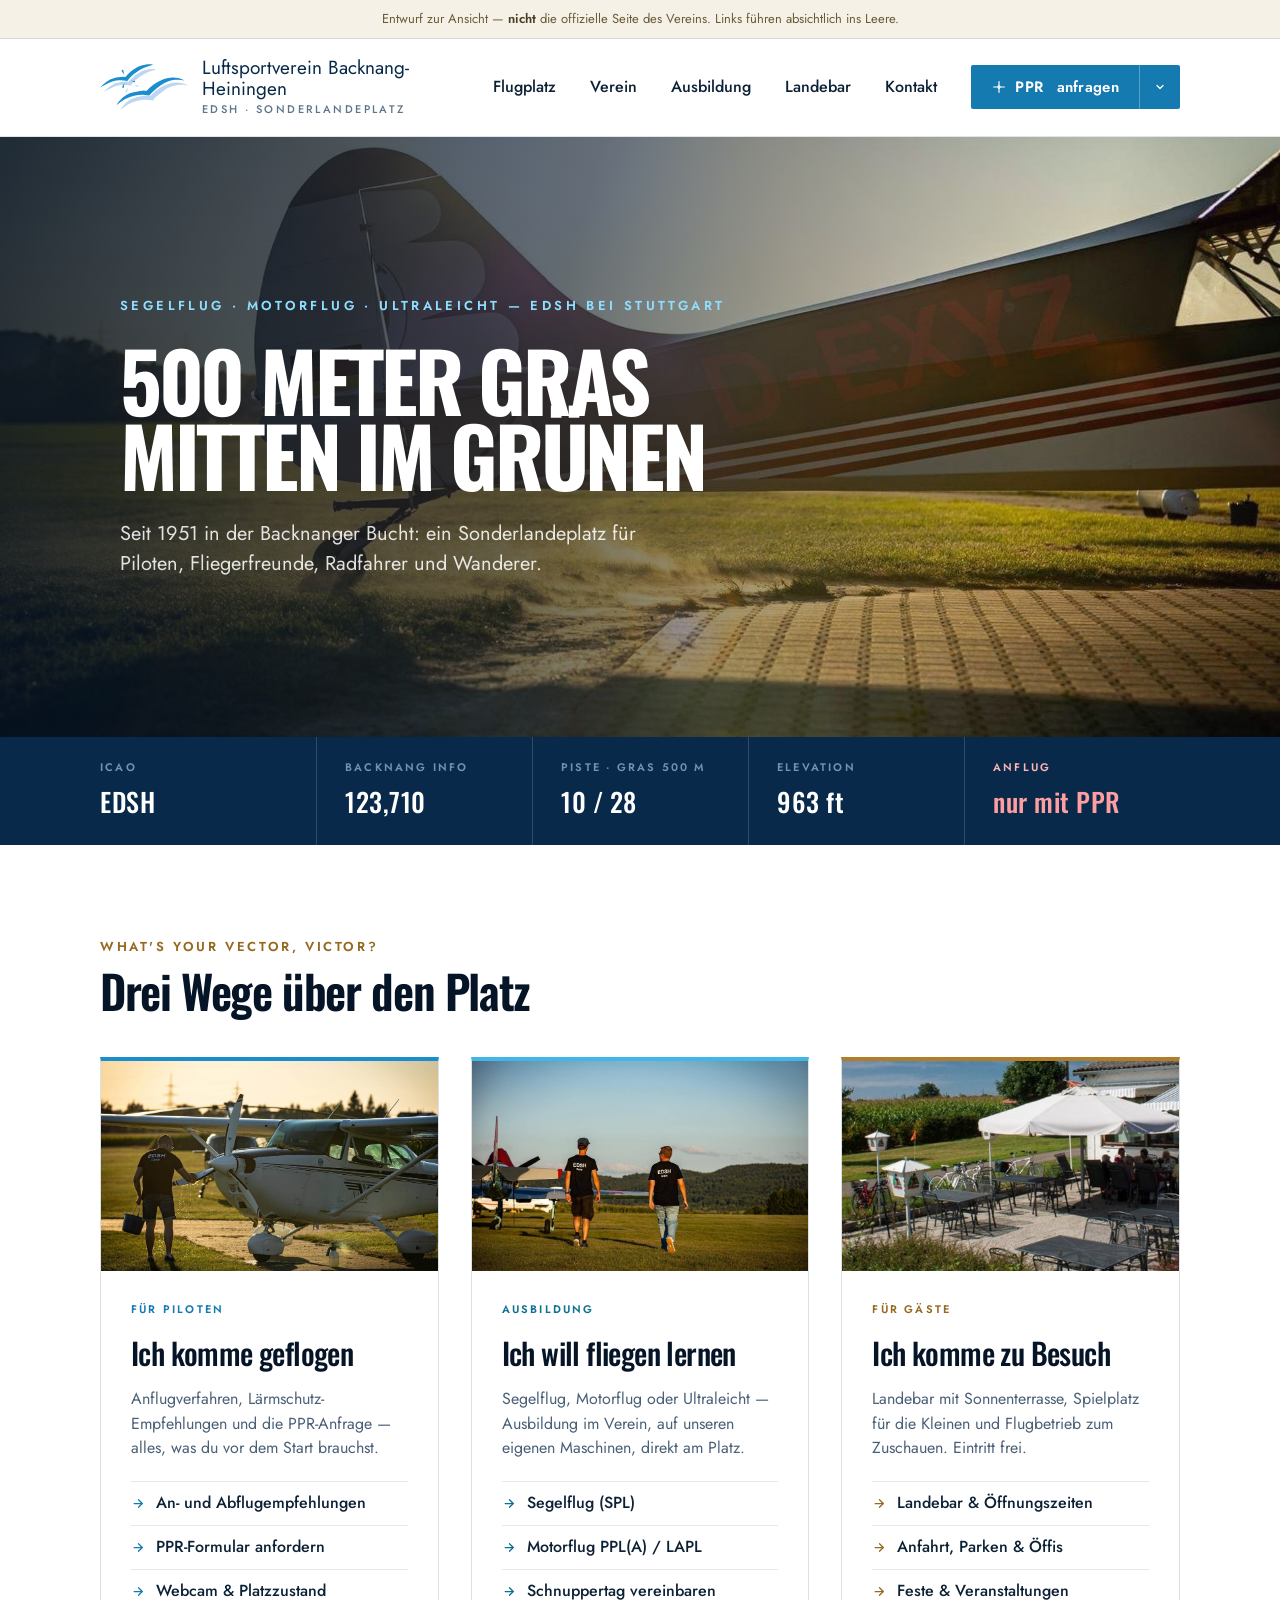
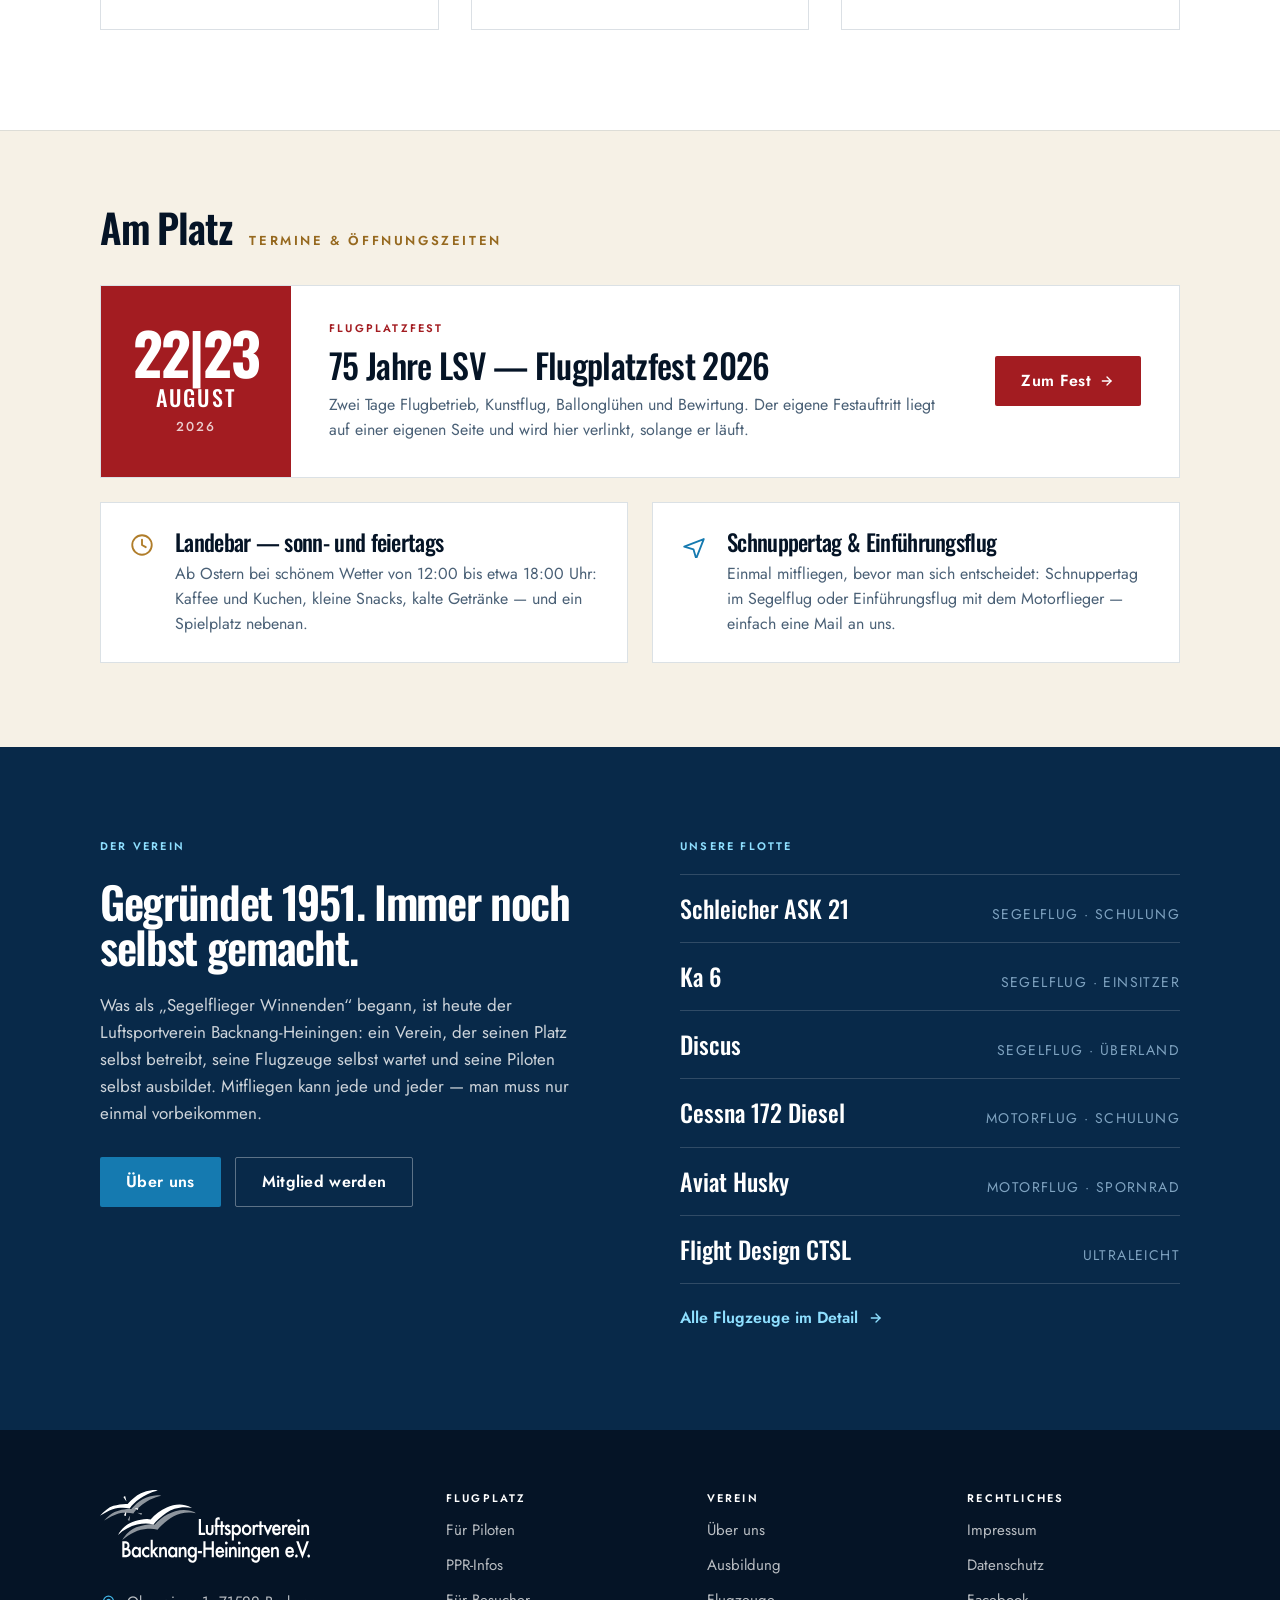
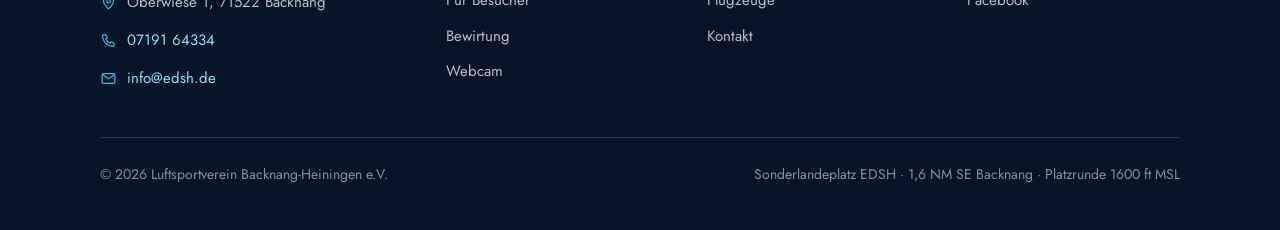
<file: index.html>
<!doctype html>
<html lang="de">
<head>
<meta charset="utf-8">
<meta name="viewport" content="width=device-width, initial-scale=1">
<meta name="robots" content="noindex, nofollow">
<title>Luftsportverein Backnang-Heiningen e.V. — Entwurf</title>
<meta name="description" content="Entwurf für den neuen Auftritt des Luftsportvereins Backnang-Heiningen. Sonderlandeplatz EDSH.">
<link rel="stylesheet" href="stil.css">
</head>
<body>

<a class="skip" href="#hauptinhalt">Zum Inhalt springen</a>

<div class="entwurfsband">
  Entwurf zur Ansicht — <strong>nicht</strong> die offizielle Seite des Vereins. Links führen absichtlich ins Leere.
</div>

<header class="kopf">
  <a class="marke" href="index.html">
    <img src="bilder/lsv-signet.svg" alt="" aria-hidden="true">
    <span class="marke-text">
      <span class="marke-name">Luftsportverein Backnang-Heiningen</span>
      <span class="marke-zusatz">EDSH · Sonderlandeplatz</span>
    </span>
  </a>

  <nav class="navi" aria-label="Hauptnavigation">
    <a href="anflug.html">Flugplatz</a>
    <a href="#">Verein</a>
    <a href="#">Ausbildung</a>
    <a href="#">Landebar</a>
    <a href="#">Kontakt</a>
    <div class="anfrage anfrage--split">
    <a class="knopf anfrage-haupt" href="#">
      <svg width="16" height="16" viewBox="0 0 24 24" fill="none" stroke="currentColor" stroke-width="1.8" stroke-linecap="round" stroke-linejoin="round" aria-hidden="true"><path d="M4 12h6"/><path d="M14 12h6"/><path d="M12 4v6"/><path d="M12 14v6"/><circle cx="12" cy="12" r="1.6"/></svg>
      PPR&nbsp;<span>anfragen</span>
    </a>
    <button class="knopf anfrage-schalter" type="button" aria-haspopup="true" aria-expanded="false" aria-controls="anfrage-menue-navi" aria-label="Weitere Anfrage-Optionen">
      <svg class="anfrage-pfeil" width="12" height="12" viewBox="0 0 24 24" fill="none" stroke="currentColor" stroke-width="2.4" stroke-linecap="round" stroke-linejoin="round" aria-hidden="true"><path d="M6 9l6 6 6-6"/></svg>
    </button>
    <div class="anfrage-menue" id="anfrage-menue-navi" role="menu" hidden>
      <a role="menuitem" href="#"><svg width="16" height="16" viewBox="0 0 24 24" fill="none" stroke="currentColor" stroke-width="1.8" stroke-linecap="round" stroke-linejoin="round" aria-hidden="true"><circle cx="5" cy="5" r="2"/><circle cx="19" cy="5" r="2"/><circle cx="5" cy="19" r="2"/><circle cx="19" cy="19" r="2"/><path d="M6.4 6.4L9.5 9.5M17.6 6.4L14.5 9.5M6.4 17.6L9.5 14.5M17.6 17.6L14.5 14.5"/><rect x="9" y="9" width="6" height="6" rx="1"/></svg>Zustimmung Drohnenflug</a>
    </div>
  </div>
  </nav>

  <div class="kopf-rechts">
    <div class="anfrage anfrage--split">
    <a class="knopf anfrage-haupt" href="#">
      <svg width="16" height="16" viewBox="0 0 24 24" fill="none" stroke="currentColor" stroke-width="1.8" stroke-linecap="round" stroke-linejoin="round" aria-hidden="true"><path d="M4 12h6"/><path d="M14 12h6"/><path d="M12 4v6"/><path d="M12 14v6"/><circle cx="12" cy="12" r="1.6"/></svg>
      PPR&nbsp;<span>anfragen</span>
    </a>
    <button class="knopf anfrage-schalter" type="button" aria-haspopup="true" aria-expanded="false" aria-controls="anfrage-menue-mobil" aria-label="Weitere Anfrage-Optionen">
      <svg class="anfrage-pfeil" width="12" height="12" viewBox="0 0 24 24" fill="none" stroke="currentColor" stroke-width="2.4" stroke-linecap="round" stroke-linejoin="round" aria-hidden="true"><path d="M6 9l6 6 6-6"/></svg>
    </button>
    <div class="anfrage-menue" id="anfrage-menue-mobil" role="menu" hidden>
      <a role="menuitem" href="#"><svg width="16" height="16" viewBox="0 0 24 24" fill="none" stroke="currentColor" stroke-width="1.8" stroke-linecap="round" stroke-linejoin="round" aria-hidden="true"><circle cx="5" cy="5" r="2"/><circle cx="19" cy="5" r="2"/><circle cx="5" cy="19" r="2"/><circle cx="19" cy="19" r="2"/><path d="M6.4 6.4L9.5 9.5M17.6 6.4L14.5 9.5M6.4 17.6L9.5 14.5M17.6 17.6L14.5 14.5"/><rect x="9" y="9" width="6" height="6" rx="1"/></svg>Zustimmung Drohnenflug</a>
    </div>
  </div>
    <button class="menue-schalter" type="button" aria-expanded="false" aria-controls="klappmenue" aria-label="Menü öffnen">
      <svg width="24" height="24" viewBox="0 0 24 24" fill="none" stroke="currentColor" stroke-width="1.9" stroke-linecap="round" aria-hidden="true"><path d="M4 7h16"/><path d="M4 12h16"/><path d="M4 17h16"/></svg>
    </button>
  </div>
</header>

<nav class="klappmenue" id="klappmenue" hidden aria-label="Menü">
  <a href="anflug.html"><b>Flugplatz</b><span>Anflug · PPR · Webcam · Bewirtung</span></a>
  <a href="#"><b>Verein</b><span>Über uns · Flugzeuge</span></a>
  <a href="#"><b>Ausbildung</b><span>Segelflug · Motorflug · UL</span></a>
  <a href="#"><b>Landebar</b><span>Öffnungszeiten · Anfahrt</span></a>
  <a href="#"><b>Kontakt</b></a>
</nav>

<main id="hauptinhalt">

  <section class="hero">
    <img src="bilder/hero.jpg" alt="Blick über die Graspiste in Backnang-Heiningen im Abendlicht">
    <div class="hero-schleier"></div>
    <div class="hero-inhalt">
      <span class="hero-kleinzeile">Segelflug · Motorflug · Ultraleicht — EDSH bei Stuttgart</span>
      <h1>500 METER GRAS<br>MITTEN IM GRÜNEN</h1>
      <p>Seit 1951 in der Backnanger Bucht: ein Sonderlandeplatz für Piloten, Fliegerfreunde, Radfahrer und Wanderer.</p>
    </div>
  </section>

  <section class="platzdaten" aria-label="Platzdaten">
    <div class="platzdaten-gitter">
      <div class="platzdaten-feld"><span class="kleinzeile">ICAO</span><span class="platzdaten-wert">EDSH</span></div>
      <div class="platzdaten-feld"><span class="kleinzeile">Backnang Info</span><span class="platzdaten-wert">123,710</span></div>
      <div class="platzdaten-feld"><span class="kleinzeile">Piste · Gras 500 m</span><span class="platzdaten-wert">10 / 28</span></div>
      <div class="platzdaten-feld"><span class="kleinzeile">Elevation</span><span class="platzdaten-wert">963 ft</span></div>
      <div class="platzdaten-feld platzdaten-feld--warnung"><span class="kleinzeile">Anflug</span><span class="platzdaten-wert">nur mit PPR</span></div>
    </div>
  </section>

  <section class="tueren">
    <div class="bahn">
      <div class="tueren-kopf">
        <span class="vorzeile">What&#39;s your vector, Victor?</span>
        <h2>Drei Wege über den Platz</h2>
      </div>

      <div class="tueren-gitter">

        <article class="tuer">
          <img src="bilder/tuer-piloten.jpg" alt="Cessna auf der Graspiste vor dem Start">
          <div class="tuer-text">
            <span class="kleinzeile">Für Piloten</span>
            <h3>Ich komme geflogen</h3>
            <p>Anflugverfahren, Lärmschutz-Empfehlungen und die PPR-Anfrage — alles, was du vor dem Start brauchst.</p>
          </div>
          <div class="tuer-liste">
            <a href="anflug.html"><svg width="15" height="15" viewBox="0 0 24 24" fill="none" stroke="#157AB0" stroke-width="2" stroke-linecap="round" stroke-linejoin="round" aria-hidden="true"><path d="M5 12h13"/><path d="M12 6l6 6-6 6"/></svg>An- und Abflugempfehlungen</a>
            <a href="#"><svg width="15" height="15" viewBox="0 0 24 24" fill="none" stroke="#157AB0" stroke-width="2" stroke-linecap="round" stroke-linejoin="round" aria-hidden="true"><path d="M5 12h13"/><path d="M12 6l6 6-6 6"/></svg>PPR-Formular anfordern</a>
            <a href="#"><svg width="15" height="15" viewBox="0 0 24 24" fill="none" stroke="#157AB0" stroke-width="2" stroke-linecap="round" stroke-linejoin="round" aria-hidden="true"><path d="M5 12h13"/><path d="M12 6l6 6-6 6"/></svg>Webcam &amp; Platzzustand</a>
          </div>
        </article>

        <article class="tuer tuer--ausbildung">
          <img src="bilder/tuer-ausbildung.jpg" alt="Zwei Vereinsmitglieder auf dem Weg zu den Flugzeugen">
          <div class="tuer-text">
            <span class="kleinzeile">Ausbildung</span>
            <h3>Ich will fliegen lernen</h3>
            <p>Segelflug, Motorflug oder Ultraleicht — Ausbildung im Verein, auf unseren eigenen Maschinen, direkt am Platz.</p>
          </div>
          <div class="tuer-liste">
            <a href="#"><svg width="15" height="15" viewBox="0 0 24 24" fill="none" stroke="#10708F" stroke-width="2" stroke-linecap="round" stroke-linejoin="round" aria-hidden="true"><path d="M5 12h13"/><path d="M12 6l6 6-6 6"/></svg>Segelflug (SPL)</a>
            <a href="#"><svg width="15" height="15" viewBox="0 0 24 24" fill="none" stroke="#10708F" stroke-width="2" stroke-linecap="round" stroke-linejoin="round" aria-hidden="true"><path d="M5 12h13"/><path d="M12 6l6 6-6 6"/></svg>Motorflug PPL(A) / LAPL</a>
            <a href="#"><svg width="15" height="15" viewBox="0 0 24 24" fill="none" stroke="#10708F" stroke-width="2" stroke-linecap="round" stroke-linejoin="round" aria-hidden="true"><path d="M5 12h13"/><path d="M12 6l6 6-6 6"/></svg>Schnuppertag vereinbaren</a>
          </div>
        </article>

        <article class="tuer tuer--gaeste">
          <img src="bilder/tuer-landebar.jpg" alt="Sonnenterrasse der Landebar mit Blick auf den Flugplatz">
          <div class="tuer-text">
            <span class="kleinzeile">Für Gäste</span>
            <h3>Ich komme zu Besuch</h3>
            <p>Landebar mit Sonnenterrasse, Spielplatz für die Kleinen und Flugbetrieb zum Zuschauen. Eintritt frei.</p>
          </div>
          <div class="tuer-liste">
            <a href="#"><svg width="15" height="15" viewBox="0 0 24 24" fill="none" stroke="#96691f" stroke-width="2" stroke-linecap="round" stroke-linejoin="round" aria-hidden="true"><path d="M5 12h13"/><path d="M12 6l6 6-6 6"/></svg>Landebar &amp; Öffnungszeiten</a>
            <a href="#"><svg width="15" height="15" viewBox="0 0 24 24" fill="none" stroke="#96691f" stroke-width="2" stroke-linecap="round" stroke-linejoin="round" aria-hidden="true"><path d="M5 12h13"/><path d="M12 6l6 6-6 6"/></svg>Anfahrt, Parken &amp; Öffis</a>
            <a href="#"><svg width="15" height="15" viewBox="0 0 24 24" fill="none" stroke="#96691f" stroke-width="2" stroke-linecap="round" stroke-linejoin="round" aria-hidden="true"><path d="M5 12h13"/><path d="M12 6l6 6-6 6"/></svg>Feste &amp; Veranstaltungen</a>
          </div>
        </article>

      </div>
    </div>
  </section>

  <section class="amplatz">
    <div class="bahn">
      <div class="amplatz-kopf">
        <h2>Am Platz</h2>
        <span class="kleinzeile">Termine &amp; Öffnungszeiten</span>
      </div>

      <article class="termin">
        <div class="termin-datum">
          <span class="termin-tag">22|23</span>
          <span class="termin-monat">August</span>
          <span class="termin-jahr">2026</span>
        </div>
        <div class="termin-text">
          <div>
            <span class="kleinzeile">Flugplatzfest</span>
            <h3>75 Jahre LSV — Flugplatzfest 2026</h3>
            <p>Zwei Tage Flugbetrieb, Kunstflug, Ballonglühen und Bewirtung. Der eigene Festauftritt liegt auf einer eigenen Seite und wird hier verlinkt, solange er läuft.</p>
          </div>
          <a class="knopf knopf--rot" href="#">Zum Fest
            <svg width="16" height="16" viewBox="0 0 24 24" fill="none" stroke="currentColor" stroke-width="2" stroke-linecap="round" stroke-linejoin="round" aria-hidden="true"><path d="M5 12h13"/><path d="M12 6l6 6-6 6"/></svg>
          </a>
        </div>
      </article>

      <div class="angebote">
        <article class="angebot">
          <svg width="26" height="26" viewBox="0 0 24 24" fill="none" stroke="#b07d2a" stroke-width="1.7" stroke-linecap="round" stroke-linejoin="round" aria-hidden="true"><circle cx="12" cy="12" r="9"/><path d="M12 7v5l3.5 2"/></svg>
          <div>
            <h4>Landebar — sonn- und feiertags</h4>
            <p>Ab Ostern bei schönem Wetter von 12:00 bis etwa 18:00 Uhr: Kaffee und Kuchen, kleine Snacks, kalte Getränke — und ein Spielplatz nebenan.</p>
          </div>
        </article>
        <article class="angebot">
          <svg width="26" height="26" viewBox="0 0 24 24" fill="none" stroke="#157AB0" stroke-width="1.7" stroke-linecap="round" stroke-linejoin="round" aria-hidden="true"><path d="M3 13.5l18-7-7 18-2.5-8.5z"/></svg>
          <div>
            <h4>Schnuppertag &amp; Einführungsflug</h4>
            <p>Einmal mitfliegen, bevor man sich entscheidet: Schnuppertag im Segelflug oder Einführungsflug mit dem Motorflieger — einfach eine Mail an uns.</p>
          </div>
        </article>
      </div>
    </div>
  </section>

  <section class="verein">
    <div class="bahn verein-gitter">
      <div>
        <span class="kleinzeile">Der Verein</span>
        <h2>Gegründet 1951. Immer noch selbst gemacht.</h2>
        <p>Was als „Segelflieger Winnenden“ begann, ist heute der Luftsportverein Backnang-Heiningen: ein Verein, der seinen Platz selbst betreibt, seine Flugzeuge selbst wartet und seine Piloten selbst ausbildet. Mitfliegen kann jede und jeder — man muss nur einmal vorbeikommen.</p>
        <div class="verein-knoepfe">
          <a class="knopf" href="#">Über uns</a>
          <a class="knopf knopf--linie" href="#">Mitglied werden</a>
        </div>
      </div>
      <div>
        <span class="kleinzeile">Unsere Flotte</span>
        <div class="flotte">
          <div class="flotte-zeile"><span class="flotte-name">Schleicher ASK 21</span><span class="flotte-art">Segelflug · Schulung</span></div>
          <div class="flotte-zeile"><span class="flotte-name">Ka 6</span><span class="flotte-art">Segelflug · Einsitzer</span></div>
          <div class="flotte-zeile"><span class="flotte-name">Discus</span><span class="flotte-art">Segelflug · Überland</span></div>
          <div class="flotte-zeile"><span class="flotte-name">Cessna 172 Diesel</span><span class="flotte-art">Motorflug · Schulung</span></div>
          <div class="flotte-zeile"><span class="flotte-name">Aviat Husky</span><span class="flotte-art">Motorflug · Spornrad</span></div>
          <div class="flotte-zeile"><span class="flotte-name">Flight Design CTSL</span><span class="flotte-art">Ultraleicht</span></div>
        </div>
        <a class="flotte-mehr" href="#">Alle Flugzeuge im Detail
          <svg width="16" height="16" viewBox="0 0 24 24" fill="none" stroke="currentColor" stroke-width="2" stroke-linecap="round" stroke-linejoin="round" aria-hidden="true"><path d="M5 12h13"/><path d="M12 6l6 6-6 6"/></svg>
        </a>
      </div>
    </div>
  </section>

</main>

<footer class="fuss">
  <div class="bahn">
    <div class="fuss-gitter">
      <div class="fuss-spalte">
        <img class="fuss-logo" src="bilder/lsv-logo-weiss.svg" alt="Luftsportverein Backnang-Heiningen e.V.">
        <div class="fuss-kontakt">
          <span><svg width="17" height="17" viewBox="0 0 24 24" fill="none" stroke="#42b6e7" stroke-width="1.7" stroke-linecap="round" stroke-linejoin="round" aria-hidden="true"><path d="M12 21s7-6.2 7-11a7 7 0 10-14 0c0 4.8 7 11 7 11z"/><circle cx="12" cy="10" r="2.5"/></svg>Oberwiese 1, 71522 Backnang</span>
          <a href="tel:+49719164334"><svg width="17" height="17" viewBox="0 0 24 24" fill="none" stroke="#42b6e7" stroke-width="1.7" stroke-linecap="round" stroke-linejoin="round" aria-hidden="true"><path d="M5 4h3.5l1.8 4.4-2.2 1.4a12 12 0 006.1 6.1l1.4-2.2L20 15.5V19a1.5 1.5 0 01-1.7 1.5A16 16 0 013.5 5.7 1.5 1.5 0 015 4z"/></svg>07191 64334</a>
          <a href="mailto:info@edsh.de"><svg width="17" height="17" viewBox="0 0 24 24" fill="none" stroke="#42b6e7" stroke-width="1.7" stroke-linecap="round" stroke-linejoin="round" aria-hidden="true"><rect x="3" y="5" width="18" height="14" rx="2"/><path d="M3.5 6.5l8.5 6 8.5-6"/></svg>info@edsh.de</a>
        </div>
      </div>

      <div class="fuss-spalte">
        <span class="kleinzeile">Flugplatz</span>
        <a href="anflug.html">Für Piloten</a>
        <a href="#">PPR-Infos</a>
        <a href="#">Für Besucher</a>
        <a href="#">Bewirtung</a>
        <a href="#">Webcam</a>
      </div>

      <div class="fuss-spalte">
        <span class="kleinzeile">Verein</span>
        <a href="#">Über uns</a>
        <a href="#">Ausbildung</a>
        <a href="#">Flugzeuge</a>
        <a href="#">Kontakt</a>
      </div>

      <div class="fuss-spalte">
        <span class="kleinzeile">Rechtliches</span>
        <a href="#">Impressum</a>
        <a href="#">Datenschutz</a>
        <a href="#">Facebook</a>
      </div>
    </div>

    <div class="fuss-schluss">
      <span>© 2026 Luftsportverein Backnang-Heiningen e.V.</span>
      <span>Sonderlandeplatz EDSH · 1,6 NM SE Backnang · Platzrunde 1600 ft MSL</span>
    </div>
  </div>
</footer>

<script src="menue.js"></script>
</body>
</html>
</file>
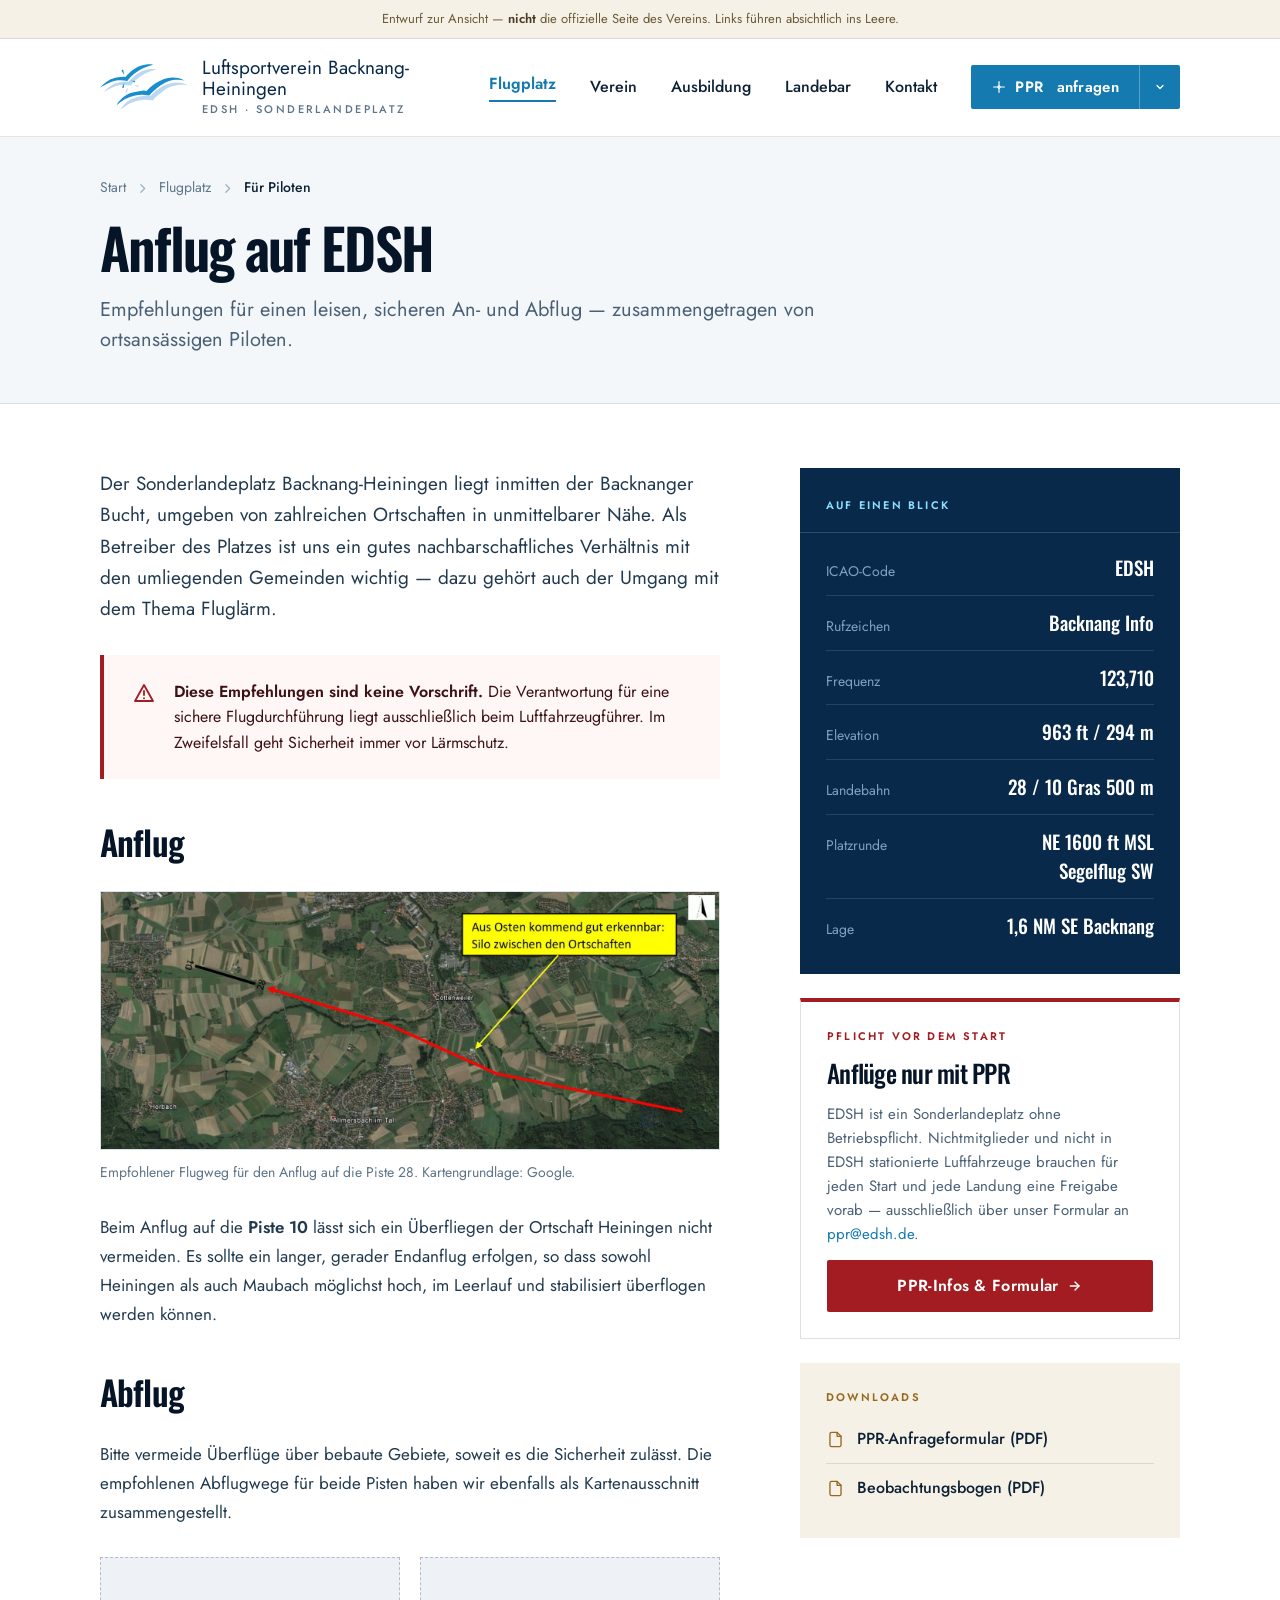
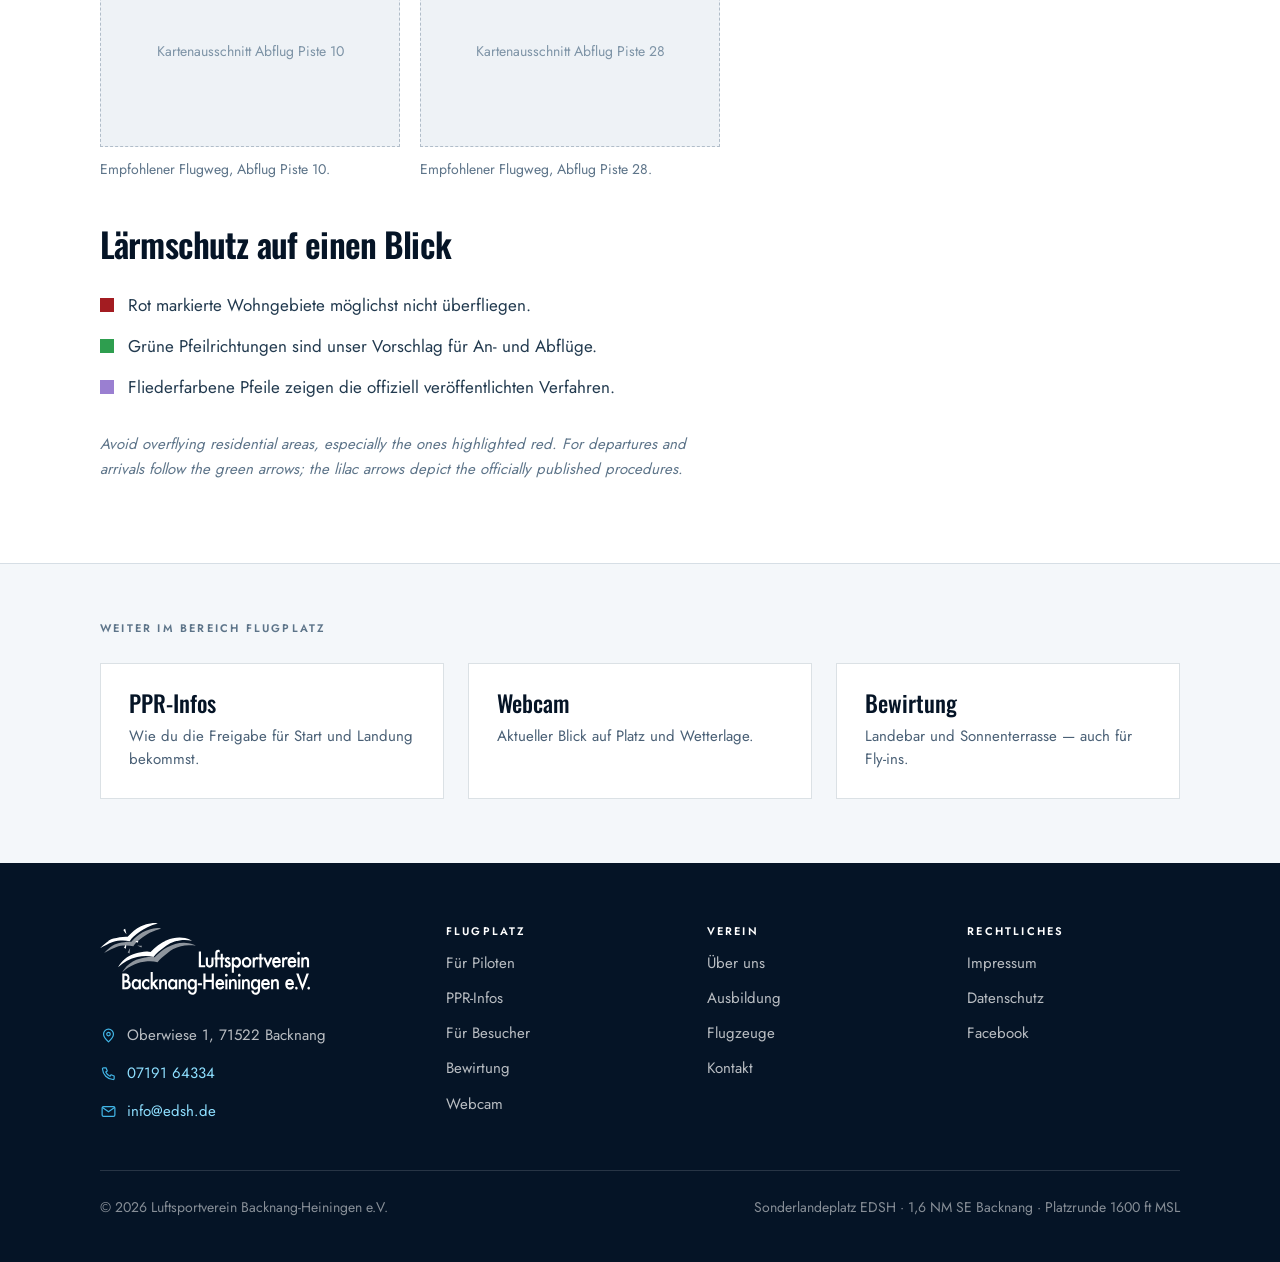
<file: anflug.html>
<!doctype html>
<html lang="de">
<head>
<meta charset="utf-8">
<meta name="viewport" content="width=device-width, initial-scale=1">
<meta name="robots" content="noindex, nofollow">
<title>Anflug auf EDSH — Luftsportverein Backnang-Heiningen e.V. (Entwurf)</title>
<meta name="description" content="Empfehlungen für einen leisen, sicheren An- und Abflug auf den Sonderlandeplatz Backnang-Heiningen.">
<link rel="stylesheet" href="stil.css">
</head>
<body>

<a class="skip" href="#hauptinhalt">Zum Inhalt springen</a>

<div class="entwurfsband">
  Entwurf zur Ansicht — <strong>nicht</strong> die offizielle Seite des Vereins. Links führen absichtlich ins Leere.
</div>

<header class="kopf">
  <a class="marke" href="index.html">
    <img src="bilder/lsv-signet.svg" alt="" aria-hidden="true">
    <span class="marke-text">
      <span class="marke-name">Luftsportverein Backnang-Heiningen</span>
      <span class="marke-zusatz">EDSH · Sonderlandeplatz</span>
    </span>
  </a>

  <nav class="navi" aria-label="Hauptnavigation">
    <a class="aktiv" href="anflug.html" aria-current="page">Flugplatz</a>
    <a href="#">Verein</a>
    <a href="#">Ausbildung</a>
    <a href="#">Landebar</a>
    <a href="#">Kontakt</a>
    <div class="anfrage anfrage--split">
    <a class="knopf anfrage-haupt" href="#">
      <svg width="16" height="16" viewBox="0 0 24 24" fill="none" stroke="currentColor" stroke-width="1.8" stroke-linecap="round" stroke-linejoin="round" aria-hidden="true"><path d="M4 12h6"/><path d="M14 12h6"/><path d="M12 4v6"/><path d="M12 14v6"/><circle cx="12" cy="12" r="1.6"/></svg>
      PPR&nbsp;<span>anfragen</span>
    </a>
    <button class="knopf anfrage-schalter" type="button" aria-haspopup="true" aria-expanded="false" aria-controls="anfrage-menue-navi" aria-label="Weitere Anfrage-Optionen">
      <svg class="anfrage-pfeil" width="12" height="12" viewBox="0 0 24 24" fill="none" stroke="currentColor" stroke-width="2.4" stroke-linecap="round" stroke-linejoin="round" aria-hidden="true"><path d="M6 9l6 6 6-6"/></svg>
    </button>
    <div class="anfrage-menue" id="anfrage-menue-navi" role="menu" hidden>
      <a role="menuitem" href="#"><svg width="16" height="16" viewBox="0 0 24 24" fill="none" stroke="currentColor" stroke-width="1.8" stroke-linecap="round" stroke-linejoin="round" aria-hidden="true"><circle cx="5" cy="5" r="2"/><circle cx="19" cy="5" r="2"/><circle cx="5" cy="19" r="2"/><circle cx="19" cy="19" r="2"/><path d="M6.4 6.4L9.5 9.5M17.6 6.4L14.5 9.5M6.4 17.6L9.5 14.5M17.6 17.6L14.5 14.5"/><rect x="9" y="9" width="6" height="6" rx="1"/></svg>Zustimmung Drohnenflug</a>
    </div>
  </div>
  </nav>

  <div class="kopf-rechts">
    <div class="anfrage anfrage--split">
    <a class="knopf anfrage-haupt" href="#">
      <svg width="16" height="16" viewBox="0 0 24 24" fill="none" stroke="currentColor" stroke-width="1.8" stroke-linecap="round" stroke-linejoin="round" aria-hidden="true"><path d="M4 12h6"/><path d="M14 12h6"/><path d="M12 4v6"/><path d="M12 14v6"/><circle cx="12" cy="12" r="1.6"/></svg>
      PPR&nbsp;<span>anfragen</span>
    </a>
    <button class="knopf anfrage-schalter" type="button" aria-haspopup="true" aria-expanded="false" aria-controls="anfrage-menue-mobil" aria-label="Weitere Anfrage-Optionen">
      <svg class="anfrage-pfeil" width="12" height="12" viewBox="0 0 24 24" fill="none" stroke="currentColor" stroke-width="2.4" stroke-linecap="round" stroke-linejoin="round" aria-hidden="true"><path d="M6 9l6 6 6-6"/></svg>
    </button>
    <div class="anfrage-menue" id="anfrage-menue-mobil" role="menu" hidden>
      <a role="menuitem" href="#"><svg width="16" height="16" viewBox="0 0 24 24" fill="none" stroke="currentColor" stroke-width="1.8" stroke-linecap="round" stroke-linejoin="round" aria-hidden="true"><circle cx="5" cy="5" r="2"/><circle cx="19" cy="5" r="2"/><circle cx="5" cy="19" r="2"/><circle cx="19" cy="19" r="2"/><path d="M6.4 6.4L9.5 9.5M17.6 6.4L14.5 9.5M6.4 17.6L9.5 14.5M17.6 17.6L14.5 14.5"/><rect x="9" y="9" width="6" height="6" rx="1"/></svg>Zustimmung Drohnenflug</a>
    </div>
  </div>
    <button class="menue-schalter" type="button" aria-expanded="false" aria-controls="klappmenue" aria-label="Menü öffnen">
      <svg width="24" height="24" viewBox="0 0 24 24" fill="none" stroke="currentColor" stroke-width="1.9" stroke-linecap="round" aria-hidden="true"><path d="M4 7h16"/><path d="M4 12h16"/><path d="M4 17h16"/></svg>
    </button>
  </div>
</header>

<nav class="klappmenue" id="klappmenue" hidden aria-label="Menü">
  <a href="anflug.html"><b>Flugplatz</b><span>Anflug · PPR · Webcam · Bewirtung</span></a>
  <a href="#"><b>Verein</b><span>Über uns · Flugzeuge</span></a>
  <a href="#"><b>Ausbildung</b><span>Segelflug · Motorflug · UL</span></a>
  <a href="#"><b>Landebar</b><span>Öffnungszeiten · Anfahrt</span></a>
  <a href="#"><b>Kontakt</b></a>
</nav>

<main id="hauptinhalt">

  <section class="seitenkopf">
    <div class="bahn">
      <nav class="krumen" aria-label="Du befindest dich hier">
        <a href="index.html">Start</a>
        <svg width="13" height="13" viewBox="0 0 24 24" fill="none" stroke="#9db1c2" stroke-width="2.2" stroke-linecap="round" stroke-linejoin="round" aria-hidden="true"><path d="M9 5l7 7-7 7"/></svg>
        <a href="#">Flugplatz</a>
        <svg width="13" height="13" viewBox="0 0 24 24" fill="none" stroke="#9db1c2" stroke-width="2.2" stroke-linecap="round" stroke-linejoin="round" aria-hidden="true"><path d="M9 5l7 7-7 7"/></svg>
        <span aria-current="page">Für Piloten</span>
      </nav>
      <h1>Anflug auf EDSH</h1>
      <p>Empfehlungen für einen leisen, sicheren An- und Abflug — zusammengetragen von ortsansässigen Piloten.</p>
    </div>
  </section>

  <section class="inhalt">
    <div class="bahn inhalt-gitter">

      <div class="textspalte">
        <p class="anriss">Der Sonderlandeplatz Backnang-Heiningen liegt inmitten der Backnanger Bucht, umgeben von zahlreichen Ortschaften in unmittelbarer Nähe. Als Betreiber des Platzes ist uns ein gutes nachbarschaftliches Verhältnis mit den umliegenden Gemeinden wichtig — dazu gehört auch der Umgang mit dem Thema Fluglärm.</p>

        <div class="warnkasten">
          <svg width="24" height="24" viewBox="0 0 24 24" fill="none" stroke="#a31c21" stroke-width="1.8" stroke-linecap="round" stroke-linejoin="round" aria-hidden="true"><path d="M12 4l9 16H3z"/><path d="M12 10v4"/><path d="M12 17.2v.1"/></svg>
          <p><strong>Diese Empfehlungen sind keine Vorschrift.</strong> Die Verantwortung für eine sichere Flugdurchführung liegt ausschließlich beim Luftfahrzeugführer. Im Zweifelsfall geht Sicherheit immer vor Lärmschutz.</p>
        </div>

        <h2>Anflug</h2>

        <figure>
          <img src="bilder/anflug-28.jpg" alt="Luftbild mit eingezeichnetem empfohlenem Flugweg für den Anflug auf Piste 28">
          <figcaption>Empfohlener Flugweg für den Anflug auf die Piste 28. Kartengrundlage: Google.</figcaption>
        </figure>

        <p>Beim Anflug auf die <strong>Piste 10</strong> lässt sich ein Überfliegen der Ortschaft Heiningen nicht vermeiden. Es sollte ein langer, gerader Endanflug erfolgen, so dass sowohl Heiningen als auch Maubach möglichst hoch, im Leerlauf und stabilisiert überflogen werden können.</p>

        <h2>Abflug</h2>

        <p>Bitte vermeide Überflüge über bebaute Gebiete, soweit es die Sicherheit zulässt. Die empfohlenen Abflugwege für beide Pisten haben wir ebenfalls als Kartenausschnitt zusammengestellt.</p>

        <div class="zwei-spalten">
          <div>
            <div class="platzhalter">Kartenausschnitt Abflug Piste 10</div>
            <span>Empfohlener Flugweg, Abflug Piste 10.</span>
          </div>
          <div>
            <div class="platzhalter">Kartenausschnitt Abflug Piste 28</div>
            <span>Empfohlener Flugweg, Abflug Piste 28.</span>
          </div>
        </div>

        <h2>Lärmschutz auf einen Blick</h2>

        <div class="legende">
          <div><i style="background:#a31c21"></i><p>Rot markierte Wohngebiete möglichst nicht überfliegen.</p></div>
          <div><i style="background:#2e9e4f"></i><p>Grüne Pfeilrichtungen sind unser Vorschlag für An- und Abflüge.</p></div>
          <div><i style="background:#9a7fd1"></i><p>Fliederfarbene Pfeile zeigen die offiziell veröffentlichten Verfahren.</p></div>
        </div>

        <p lang="en" style="font-style: italic; color: var(--grau); font-size: 15px;">Avoid overflying residential areas, especially the ones highlighted red. For departures and arrivals follow the green arrows; the lilac arrows depict the officially published procedures.</p>
      </div>

      <aside class="seitenspalte" aria-label="Platzdaten und Formulare">

        <div class="datenkarte">
          <div class="datenkarte-kopf"><span class="kleinzeile">Auf einen Blick</span></div>
          <div class="datenkarte-liste">
            <div class="datenkarte-zeile"><span class="datenkarte-schluessel">ICAO-Code</span><span class="datenkarte-wert">EDSH</span></div>
            <div class="datenkarte-zeile"><span class="datenkarte-schluessel">Rufzeichen</span><span class="datenkarte-wert">Backnang Info</span></div>
            <div class="datenkarte-zeile"><span class="datenkarte-schluessel">Frequenz</span><span class="datenkarte-wert">123,710</span></div>
            <div class="datenkarte-zeile"><span class="datenkarte-schluessel">Elevation</span><span class="datenkarte-wert">963 ft / 294 m</span></div>
            <div class="datenkarte-zeile"><span class="datenkarte-schluessel">Landebahn</span><span class="datenkarte-wert">28 / 10 Gras 500 m</span></div>
            <div class="datenkarte-zeile"><span class="datenkarte-schluessel">Platzrunde</span><span class="datenkarte-wert">NE 1600 ft MSL<br>Segelflug SW</span></div>
            <div class="datenkarte-zeile"><span class="datenkarte-schluessel">Lage</span><span class="datenkarte-wert">1,6 NM SE Backnang</span></div>
          </div>
        </div>

        <div class="handlungskarte">
          <span class="kleinzeile">Pflicht vor dem Start</span>
          <h3>Anflüge nur mit PPR</h3>
          <p>EDSH ist ein Sonderlandeplatz ohne Betriebspflicht. Nichtmitglieder und nicht in EDSH stationierte Luftfahrzeuge brauchen für jeden Start und jede Landung eine Freigabe vorab — ausschließlich über unser Formular an <a href="mailto:ppr@edsh.de">ppr@edsh.de</a>.</p>
          <a class="knopf knopf--rot knopf--breit" href="#">PPR-Infos &amp; Formular
            <svg width="16" height="16" viewBox="0 0 24 24" fill="none" stroke="currentColor" stroke-width="2" stroke-linecap="round" stroke-linejoin="round" aria-hidden="true"><path d="M5 12h13"/><path d="M12 6l6 6-6 6"/></svg>
          </a>
        </div>

        <div class="downloads">
          <span class="kleinzeile">Downloads</span>
          <a href="#"><svg width="19" height="19" viewBox="0 0 24 24" fill="none" stroke="#96691f" stroke-width="1.7" stroke-linecap="round" stroke-linejoin="round" aria-hidden="true"><path d="M14 3H7a2 2 0 00-2 2v14a2 2 0 002 2h10a2 2 0 002-2V8z"/><path d="M14 3v5h5"/></svg>PPR-Anfrageformular (PDF)</a>
          <a href="#"><svg width="19" height="19" viewBox="0 0 24 24" fill="none" stroke="#96691f" stroke-width="1.7" stroke-linecap="round" stroke-linejoin="round" aria-hidden="true"><path d="M14 3H7a2 2 0 00-2 2v14a2 2 0 002 2h10a2 2 0 002-2V8z"/><path d="M14 3v5h5"/></svg>Beobachtungsbogen (PDF)</a>
        </div>

      </aside>
    </div>
  </section>

  <section class="weiter">
    <div class="bahn">
      <span class="kleinzeile">Weiter im Bereich Flugplatz</span>
      <div class="weiter-gitter">
        <a class="weiter-karte" href="#"><b>PPR-Infos</b><span>Wie du die Freigabe für Start und Landung bekommst.</span></a>
        <a class="weiter-karte" href="#"><b>Webcam</b><span>Aktueller Blick auf Platz und Wetterlage.</span></a>
        <a class="weiter-karte" href="#"><b>Bewirtung</b><span>Landebar und Sonnenterrasse — auch für Fly-ins.</span></a>
      </div>
    </div>
  </section>

</main>

<footer class="fuss">
  <div class="bahn">
    <div class="fuss-gitter">
      <div class="fuss-spalte">
        <img class="fuss-logo" src="bilder/lsv-logo-weiss.svg" alt="Luftsportverein Backnang-Heiningen e.V.">
        <div class="fuss-kontakt">
          <span><svg width="17" height="17" viewBox="0 0 24 24" fill="none" stroke="#42b6e7" stroke-width="1.7" stroke-linecap="round" stroke-linejoin="round" aria-hidden="true"><path d="M12 21s7-6.2 7-11a7 7 0 10-14 0c0 4.8 7 11 7 11z"/><circle cx="12" cy="10" r="2.5"/></svg>Oberwiese 1, 71522 Backnang</span>
          <a href="tel:+49719164334"><svg width="17" height="17" viewBox="0 0 24 24" fill="none" stroke="#42b6e7" stroke-width="1.7" stroke-linecap="round" stroke-linejoin="round" aria-hidden="true"><path d="M5 4h3.5l1.8 4.4-2.2 1.4a12 12 0 006.1 6.1l1.4-2.2L20 15.5V19a1.5 1.5 0 01-1.7 1.5A16 16 0 013.5 5.7 1.5 1.5 0 015 4z"/></svg>07191 64334</a>
          <a href="mailto:info@edsh.de"><svg width="17" height="17" viewBox="0 0 24 24" fill="none" stroke="#42b6e7" stroke-width="1.7" stroke-linecap="round" stroke-linejoin="round" aria-hidden="true"><rect x="3" y="5" width="18" height="14" rx="2"/><path d="M3.5 6.5l8.5 6 8.5-6"/></svg>info@edsh.de</a>
        </div>
      </div>

      <div class="fuss-spalte">
        <span class="kleinzeile">Flugplatz</span>
        <a href="anflug.html">Für Piloten</a>
        <a href="#">PPR-Infos</a>
        <a href="#">Für Besucher</a>
        <a href="#">Bewirtung</a>
        <a href="#">Webcam</a>
      </div>

      <div class="fuss-spalte">
        <span class="kleinzeile">Verein</span>
        <a href="#">Über uns</a>
        <a href="#">Ausbildung</a>
        <a href="#">Flugzeuge</a>
        <a href="#">Kontakt</a>
      </div>

      <div class="fuss-spalte">
        <span class="kleinzeile">Rechtliches</span>
        <a href="#">Impressum</a>
        <a href="#">Datenschutz</a>
        <a href="#">Facebook</a>
      </div>
    </div>

    <div class="fuss-schluss">
      <span>© 2026 Luftsportverein Backnang-Heiningen e.V.</span>
      <span>Sonderlandeplatz EDSH · 1,6 NM SE Backnang · Platzrunde 1600 ft MSL</span>
    </div>
  </div>
</footer>

<script src="menue.js"></script>
</body>
</html>
</file>
<file: stil.css>
/* Lokal eingebettete Schriften statt Google Fonts — keine externe
   Anfrage beim Aufruf der Seite. Dateien liegen unter schriften/,
   Original: Oswald von Vernon Adams, Jost von Owen Earl, beide SIL
   Open Font License, bezogen über Google Fonts. */

@font-face {
  font-family: "Oswald";
  font-style: normal;
  font-weight: 400;
  font-display: swap;
  src: url("schriften/oswald-400.woff2") format("woff2");
}
@font-face {
  font-family: "Oswald";
  font-style: normal;
  font-weight: 500;
  font-display: swap;
  src: url("schriften/oswald-500.woff2") format("woff2");
}
@font-face {
  font-family: "Oswald";
  font-style: normal;
  font-weight: 600;
  font-display: swap;
  src: url("schriften/oswald-600.woff2") format("woff2");
}
@font-face {
  font-family: "Oswald";
  font-style: normal;
  font-weight: 700;
  font-display: swap;
  src: url("schriften/oswald-700.woff2") format("woff2");
}
@font-face {
  font-family: "Jost";
  font-style: normal;
  font-weight: 400;
  font-display: swap;
  src: url("schriften/jost-400.woff2") format("woff2");
}
@font-face {
  font-family: "Jost";
  font-style: normal;
  font-weight: 500;
  font-display: swap;
  src: url("schriften/jost-500.woff2") format("woff2");
}
@font-face {
  font-family: "Jost";
  font-style: normal;
  font-weight: 600;
  font-display: swap;
  src: url("schriften/jost-600.woff2") format("woff2");
}

/* ==========================================================================
   Entwurf für den neuen Auftritt des LSV Backnang-Heiningen
   Farben und Schriften stammen aus der Flugplatzfest-Seite des Vereins,
   das Markenblau #198DCD aus dem Logo-SVG.
   ========================================================================== */

:root {
  --marke:      #198DCD;   /* Logo-Blau, nur dekorativ (3,66:1 auf Weiß) */
  --interaktiv: #157AB0;   /* abgedunkelt für Links und Knöpfe (4,73:1)  */
  --himmel:     #42b6e7;
  --hell:       #8edfff;
  --navy:       #082949;
  --nacht:      #051426;
  --rot:        #a31c21;
  --stroh:      #b07d2a;
  --stroh-text: #96691f;   /* 4,84:1 auf Weiß */
  --sand:       #f6f1e6;
  --dunst:      #f4f7fa;
  --text:       #0d2135;
  --text-weich: #4a6076;
  --grau:       #5d7489;
  --linie:      rgba(6, 42, 76, .14);
  --max:        1240px;
  --rand:       100px;     /* Seitenrand, per Breakpoint kleiner */
}

*, *::before, *::after { box-sizing: border-box; }

body {
  margin: 0;
  background: #fff;
  color: var(--text);
  font-family: Jost, "Segoe UI", Arial, Helvetica, sans-serif;
  font-size: 17px;
  line-height: 1.55;
  -webkit-text-size-adjust: 100%;
}

a { color: var(--interaktiv); text-decoration: none; }
a:hover { color: var(--navy); }
img { max-width: 100%; }

h1, h2, h3, h4 {
  font-family: Oswald, "Arial Narrow", "Aptos Narrow", Arial, sans-serif;
  margin: 0;
  color: var(--nacht);
  letter-spacing: -.03em;
  line-height: 1.1;
}

.bahn { max-width: var(--max); margin: 0 auto; }
.seitenrand { padding-left: var(--rand); padding-right: var(--rand); }

.kleinzeile {
  font-size: 11px;
  font-weight: 600;
  letter-spacing: .2em;
  text-transform: uppercase;
  color: var(--grau);
}

/* Sprungmarke für Tastatur- und Screenreader-Nutzung */
.skip {
  position: absolute; left: -9999px;
  background: var(--navy); color: #fff; padding: 12px 20px; z-index: 100;
}
.skip:focus { left: 12px; top: 12px; color: #fff; }

/* ============================ Kopfzeile ================================= */

.kopf {
  display: flex; align-items: center; justify-content: space-between;
  gap: 40px; padding: 18px var(--rand);
  background: #fff; border-bottom: 1px solid rgba(6, 42, 76, .12);
}
.marke { display: flex; align-items: center; gap: 14px; }
.marke img { width: 88px; height: 46px; object-fit: contain; flex-shrink: 0; }
.marke-text { display: flex; flex-direction: column; gap: 1px; }
.marke-name { font-size: 19px; font-weight: 400; color: var(--navy); line-height: 1.15; }
.marke-zusatz {
  font-size: 11px; font-weight: 500; letter-spacing: .22em;
  text-transform: uppercase; color: var(--grau);
}

.navi { display: flex; align-items: center; gap: 34px; }
.navi a:not(.knopf) { font-size: 16px; font-weight: 500; color: var(--text); }
.navi a.aktiv {
  font-weight: 600; color: var(--interaktiv);
  border-bottom: 2px solid var(--interaktiv); padding-bottom: 3px;
}

.knopf {
  display: inline-flex; align-items: center; justify-content: center; gap: 8px;
  min-height: 44px; padding: 0 20px; border-radius: 2px; border: 0;
  background: var(--interaktiv); color: #fff;
  font-family: inherit; font-size: 15px; font-weight: 600; letter-spacing: .02em;
  cursor: pointer;
}
.knopf:hover { background: var(--navy); color: #fff; }
.knopf--rot { background: var(--rot); }
.knopf--rot:hover { background: #7d1519; }
.knopf--linie { background: none; border: 1px solid rgba(255,255,255,.34); color: #fff; }
.knopf--linie:hover { background: rgba(255,255,255,.1); color: #fff; }
.knopf--breit { width: 100%; min-height: 52px; font-size: 16px; }

/* ---- Anfrage-Dropdown (PPR / Drohnenflug) ------------------------------ */

.anfrage { position: relative; display: inline-flex; }

/* Split-Button: linkes Segment ist die Standardaktion (echter Link,
   funktioniert auch ohne JavaScript), rechtes Segment ist nur der
   schmale Umschalter fürs Dropdown. */
.anfrage--split .anfrage-haupt {
  border-top-right-radius: 0; border-bottom-right-radius: 0;
}
.anfrage--split .anfrage-schalter {
  border-top-left-radius: 0; border-bottom-left-radius: 0;
  padding: 0 14px; border-left: 1px solid rgba(255,255,255,.30);
}

.anfrage-pfeil { transition: transform .15s ease; flex-shrink: 0; }
.anfrage-schalter[aria-expanded="true"] .anfrage-pfeil { transform: rotate(180deg); }

.anfrage-menue {
  position: absolute; top: calc(100% + 8px); right: 0; z-index: 30;
  display: flex; flex-direction: column; gap: 2px;
  min-width: 260px; padding: 6px;
  background: #fff; border: 1px solid var(--linie); border-radius: 6px;
  box-shadow: 0 12px 28px rgba(5, 20, 38, .18);
}
.anfrage-menue[hidden] { display: none; }
.anfrage-menue a {
  display: flex; align-items: center; gap: 12px; min-height: 44px;
  padding: 0 14px; border-radius: 4px; white-space: nowrap;
  font-size: 15px; font-weight: 500; color: var(--text);
}
.anfrage-menue a:hover,
.anfrage-menue a:focus-visible {
  background: var(--dunst); color: var(--interaktiv); outline: none;
}
.anfrage-menue svg { flex-shrink: 0; color: var(--grau); }
.anfrage-menue a:hover svg,
.anfrage-menue a:focus-visible svg { color: var(--interaktiv); }


/* Auf großen Schirmen trägt die Navigation den PPR-Knopf selbst */
.kopf-rechts { display: none; }

/* Menüschalter: erst ab Tablet sichtbar */
.menue-schalter {
  display: none; align-items: center; justify-content: center;
  width: 44px; height: 44px; padding: 0;
  background: none; border: 0; cursor: pointer; color: var(--navy);
}

/* ============================== Hero ==================================== */

.hero { position: relative; height: 600px; overflow: hidden; background: var(--navy); }
.hero img { position: absolute; inset: 0; width: 100%; height: 100%; object-fit: cover; }
.hero-schleier {
  position: absolute; inset: 0;
  background: linear-gradient(105deg, rgba(5,20,38,.86) 0%, rgba(5,20,38,.62) 42%, rgba(5,20,38,.10) 78%);
}
.hero-inhalt {
  position: relative; display: flex; flex-direction: column; justify-content: center;
  gap: 26px; height: 100%; max-width: var(--max); margin: 0 auto;
  padding: 0 var(--rand);
}
.hero-kleinzeile {
  font-size: 13px; font-weight: 600; letter-spacing: .26em;
  text-transform: uppercase; color: var(--hell);
}
.hero h1 {
  max-width: 900px; font-size: 82px; font-weight: 700;
  line-height: .92; letter-spacing: -.04em; color: #fff;
}
.hero p { margin: 0; max-width: 560px; font-size: 20px; line-height: 1.5; color: rgba(255,255,255,.86); }

/* ========================== Platzdaten =================================== */

.platzdaten { background: var(--navy); padding: 0 var(--rand); }
.platzdaten-gitter {
  display: grid; grid-template-columns: repeat(5, minmax(0, 1fr));
  max-width: var(--max); margin: 0 auto;
}
.platzdaten-feld {
  display: flex; flex-direction: column; gap: 6px; padding: 22px 28px;
  border-left: 1px solid rgba(255,255,255,.16);
}
.platzdaten-feld:first-child { border-left: 0; padding-left: 0; }
.platzdaten-feld:last-child { padding-right: 0; }
.platzdaten-feld .kleinzeile { color: #6f93b3; }
.platzdaten-wert {
  font-family: Oswald, "Arial Narrow", Arial, sans-serif;
  font-size: 26px; font-weight: 500; color: #fff; letter-spacing: .02em;
}
.platzdaten-feld--warnung .kleinzeile { color: #ffb4b6; }
.platzdaten-feld--warnung .platzdaten-wert { color: #ff9ea1; }

/* =========================== Drei Türen ================================= */

.tueren { padding: 92px var(--rand) 100px; }
.tueren-kopf { display: flex; flex-direction: column; gap: 10px; margin-bottom: 44px; }
.tueren-kopf .vorzeile {
  font-size: 13px; font-weight: 600; letter-spacing: .2em;
  text-transform: uppercase; color: var(--stroh-text);
}
.tueren-kopf h2 { font-size: 46px; font-weight: 600; line-height: 1; }
.tueren-gitter { display: grid; grid-template-columns: repeat(3, minmax(0, 1fr)); gap: 32px; }

.tuer {
  display: flex; flex-direction: column;
  background: #fff; border: 1px solid var(--linie); border-top: 4px solid var(--marke);
}
.tuer--ausbildung { border-top-color: var(--himmel); }
.tuer--gaeste { border-top-color: var(--stroh); }
.tuer > img { width: 100%; height: 210px; object-fit: cover; }
.tuer-text { display: flex; flex-direction: column; gap: 18px; padding: 30px 30px 20px; flex-grow: 1; }
.tuer-text .kleinzeile { color: var(--interaktiv); }
.tuer--ausbildung .tuer-text .kleinzeile { color: #10708F; }
.tuer--gaeste .tuer-text .kleinzeile { color: var(--stroh-text); }
.tuer h3 { font-size: 30px; font-weight: 500; letter-spacing: -.02em; }
.tuer p { margin: 0; font-size: 16px; color: var(--text-weich); }
.tuer-liste { display: flex; flex-direction: column; padding: 0 30px 16px; }
.tuer-liste a {
  display: flex; align-items: center; gap: 10px; min-height: 44px;
  font-size: 16px; font-weight: 500; color: var(--text);
  border-top: 1px solid rgba(6,42,76,.10);
}
.tuer-liste a:hover { color: var(--interaktiv); }
.tuer-liste svg { flex-shrink: 0; }

/* ============================ Am Platz ================================== */

.amplatz { background: var(--sand); padding: 76px var(--rand) 84px; border-top: 1px solid rgba(6,42,76,.10); }
.amplatz-kopf { display: flex; align-items: baseline; gap: 18px; flex-wrap: wrap; margin-bottom: 34px; }
.amplatz-kopf h2 { font-size: 40px; font-weight: 600; line-height: 1; }
.amplatz-kopf .kleinzeile { font-size: 13px; color: var(--stroh-text); }

.termin { display: flex; background: #fff; border: 1px solid var(--linie); margin-bottom: 24px; }
.termin-datum {
  display: flex; flex-direction: column; justify-content: center; align-items: center;
  gap: 2px; width: 190px; flex-shrink: 0; padding: 34px 20px;
  background: var(--rot); color: #fff;
  font-family: Oswald, "Arial Narrow", Arial, sans-serif;
}
.termin-tag { font-size: 58px; font-weight: 700; line-height: .9; letter-spacing: -.03em; }
.termin-monat { font-size: 22px; font-weight: 500; letter-spacing: .1em; text-transform: uppercase; }
.termin-jahr { font-family: Jost, sans-serif; font-size: 13px; font-weight: 500; letter-spacing: .16em; color: rgba(255,255,255,.78); }
.termin-text {
  display: flex; align-items: center; justify-content: space-between;
  gap: 40px; flex-grow: 1; padding: 34px 38px;
}
.termin-text > div { display: flex; flex-direction: column; gap: 10px; max-width: 620px; }
.termin-text .kleinzeile { color: var(--rot); }
.termin-text h3 { font-size: 34px; font-weight: 500; letter-spacing: -.02em; line-height: 1.05; }
.termin-text p { margin: 0; font-size: 16px; color: var(--text-weich); }
.termin-text .knopf { flex-shrink: 0; min-height: 50px; padding: 0 26px; font-size: 16px; }

.angebote { display: grid; grid-template-columns: repeat(2, minmax(0, 1fr)); gap: 24px; }
.angebot { display: flex; gap: 20px; padding: 26px 28px; background: #fff; border: 1px solid var(--linie); }
.angebot svg { flex-shrink: 0; margin-top: 3px; }
.angebot h4 { font-size: 23px; font-weight: 500; line-height: 1.15; }
.angebot p { margin: 7px 0 0; font-size: 16px; color: var(--text-weich); }

/* ============================= Verein =================================== */

.verein { background: var(--navy); color: #fff; padding: 84px var(--rand) 90px; }
.verein-gitter { display: grid; grid-template-columns: repeat(2, minmax(0, 1fr)); gap: 80px; align-items: start; }
.verein .kleinzeile { color: var(--hell); }
.verein h2 { font-size: 44px; font-weight: 600; line-height: 1.02; color: #fff; margin: 22px 0; }
.verein p { margin: 0 0 30px; font-size: 17px; line-height: 1.6; color: rgba(255,255,255,.80); }
.verein-knoepfe { display: flex; gap: 14px; flex-wrap: wrap; }
.verein-knoepfe .knopf { min-height: 50px; padding: 0 26px; font-size: 16px; }

.flotte { display: flex; flex-direction: column; margin-top: 16px; }
.flotte-zeile {
  display: flex; align-items: baseline; justify-content: space-between; gap: 20px;
  padding: 15px 0; border-top: 1px solid rgba(255,255,255,.16);
}
.flotte-zeile:last-of-type { border-bottom: 1px solid rgba(255,255,255,.16); }
.flotte-name { font-family: Oswald, "Arial Narrow", Arial, sans-serif; font-size: 24px; font-weight: 500; color: #fff; }
.flotte-art { font-size: 14px; letter-spacing: .1em; text-transform: uppercase; color: #7fa3c0; }
.flotte-mehr {
  display: inline-flex; align-items: center; gap: 10px; min-height: 44px;
  margin-top: 12px; font-size: 16px; font-weight: 600; color: var(--hell);
}
.flotte-mehr:hover { color: #fff; }

/* ============================= Fußzeile ================================= */

.fuss { background: var(--nacht); color: rgba(255,255,255,.72); padding: 60px var(--rand) 44px; }
.fuss-gitter { display: grid; grid-template-columns: 1.4fr 1fr 1fr 1fr; gap: 48px; }
.fuss-spalte { display: flex; flex-direction: column; gap: 12px; }
.fuss-spalte .kleinzeile { color: #fff; }
.fuss a { color: rgba(255,255,255,.72); font-size: 15px; }
.fuss a:hover { color: #fff; }
.fuss-logo { width: 210px; height: 73px; object-fit: contain; }
.fuss-kontakt { display: flex; flex-direction: column; gap: 8px; font-size: 15px; margin-top: 16px; }
.fuss-kontakt span, .fuss-kontakt a { display: flex; align-items: flex-start; gap: 10px; min-height: 30px; }
.fuss-kontakt svg { flex-shrink: 0; margin-top: 3px; }
.fuss-kontakt a { color: var(--hell); }
.fuss-schluss {
  display: flex; align-items: center; justify-content: space-between; gap: 30px; flex-wrap: wrap;
  margin-top: 40px; padding-top: 26px; border-top: 1px solid rgba(255,255,255,.14);
  font-size: 14px; color: rgba(255,255,255,.52);
}

/* =========================== Unterseite ================================= */

.seitenkopf { background: var(--dunst); border-bottom: 1px solid rgba(6,42,76,.12); padding: 40px var(--rand) 48px; }
.krumen { display: flex; align-items: center; gap: 10px; flex-wrap: wrap; font-size: 14px; color: var(--grau); margin-bottom: 20px; }
.krumen a { color: var(--grau); }
.krumen span[aria-current] { color: var(--text); font-weight: 500; }
.seitenkopf h1 { max-width: 800px; font-size: 56px; font-weight: 600; line-height: 1; letter-spacing: -.035em; }
.seitenkopf p { margin: 20px 0 0; max-width: 720px; font-size: 20px; line-height: 1.5; color: var(--text-weich); }

.inhalt { padding: 64px var(--rand) 80px; }
.inhalt-gitter { display: grid; grid-template-columns: minmax(0, 1fr) 380px; gap: 80px; align-items: start; }
.textspalte { display: flex; flex-direction: column; gap: 30px; }
.textspalte > p { margin: 0; font-size: 17px; line-height: 1.7; color: #223a4f; }
.textspalte > p.anriss { font-size: 19px; line-height: 1.65; }
.textspalte h2 { margin-top: 14px; font-size: 34px; font-weight: 600; letter-spacing: -.025em; }
.textspalte figure { margin: 0; display: flex; flex-direction: column; gap: 12px; }
.textspalte figure img { width: 100%; height: auto; display: block; border: 1px solid var(--linie); }
.textspalte figcaption { font-size: 14px; color: var(--grau); }

.warnkasten { display: flex; gap: 18px; padding: 24px 28px; background: #fff6f6; border-left: 4px solid var(--rot); }
.warnkasten svg { flex-shrink: 0; margin-top: 2px; }
.warnkasten p { margin: 0; font-size: 16px; line-height: 1.6; color: #3d1214; }

.platzhalter {
  display: flex; align-items: center; justify-content: center; text-align: center;
  height: 190px; padding: 0 20px; background: #eef2f6;
  border: 1px dashed rgba(6,42,76,.26); color: #7d93a6; font-size: 14px;
}
.zwei-spalten { display: grid; grid-template-columns: repeat(2, minmax(0, 1fr)); gap: 20px; }
.zwei-spalten > div { display: flex; flex-direction: column; gap: 12px; }
.zwei-spalten span { font-size: 14px; color: var(--grau); }

.legende { display: flex; flex-direction: column; gap: 14px; }
.legende div { display: flex; align-items: flex-start; gap: 14px; }
.legende i { flex-shrink: 0; width: 14px; height: 14px; margin-top: 6px; }
.legende p { margin: 0; font-size: 17px; line-height: 1.6; color: #223a4f; }

.seitenspalte { display: flex; flex-direction: column; gap: 24px; }

.datenkarte { background: var(--navy); color: #fff; }
.datenkarte-kopf { padding: 22px 26px 16px; border-bottom: 1px solid rgba(255,255,255,.16); }
.datenkarte-kopf .kleinzeile { color: var(--hell); }
.datenkarte-liste { display: flex; flex-direction: column; padding: 8px 26px 22px; }
.datenkarte-zeile {
  display: flex; align-items: baseline; justify-content: space-between; gap: 16px;
  padding: 12px 0; border-bottom: 1px solid rgba(255,255,255,.12);
}
.datenkarte-zeile:last-child { border-bottom: 0; }
.datenkarte-schluessel { font-size: 14px; color: #7fa3c0; }
.datenkarte-wert { font-family: Oswald, "Arial Narrow", Arial, sans-serif; font-size: 19px; font-weight: 500; color: #fff; text-align: right; }

.handlungskarte {
  display: flex; flex-direction: column; gap: 14px; padding: 26px;
  background: #fff; border: 1px solid var(--linie); border-top: 4px solid var(--rot);
}
.handlungskarte .kleinzeile { color: var(--rot); }
.handlungskarte h3 { font-size: 25px; font-weight: 500; line-height: 1.15; }
.handlungskarte p { margin: 0; font-size: 15px; line-height: 1.6; color: var(--text-weich); }

.downloads { display: flex; flex-direction: column; padding: 26px; background: var(--sand); }
.downloads .kleinzeile { color: var(--stroh-text); padding-bottom: 10px; }
.downloads a {
  display: flex; align-items: center; gap: 12px; min-height: 48px;
  font-size: 16px; font-weight: 500; color: var(--text);
  border-bottom: 1px solid rgba(6,42,76,.12);
}
.downloads a:last-child { border-bottom: 0; }
.downloads svg { flex-shrink: 0; }

.weiter { background: var(--dunst); border-top: 1px solid rgba(6,42,76,.12); padding: 56px var(--rand) 64px; }
.weiter .kleinzeile { display: block; margin-bottom: 26px; }
.weiter-gitter { display: grid; grid-template-columns: repeat(3, minmax(0, 1fr)); gap: 24px; }
.weiter-karte { display: flex; flex-direction: column; gap: 9px; padding: 26px 28px; background: #fff; border: 1px solid var(--linie); }
.weiter-karte b { font-family: Oswald, "Arial Narrow", Arial, sans-serif; font-size: 23px; font-weight: 500; color: var(--nacht); line-height: 1.15; }
.weiter-karte span { font-size: 15px; color: var(--text-weich); }
.weiter-karte:hover { border-color: var(--interaktiv); }

/* ==========================================================================
   TABLET — ab hier wird es eng. Die Navigation ist der erste Engpass:
   Logo, Name, fünf Menüpunkte und der PPR-Knopf brauchen zusammen mehr
   als 1100 px. Deshalb klappt das Menü schon deutlich vor 768 px zusammen.
   ========================================================================== */

@media (max-width: 1140px) {
  :root { --rand: 40px; }

  .navi { display: none; }
  .menue-schalter { display: inline-flex; }
  .kopf { gap: 20px; }
  .kopf-rechts { display: flex; align-items: center; gap: 8px; }

  .hero { height: 520px; }
  .hero h1 { font-size: 62px; }
  .hero p { font-size: 19px; }

  /* Fünf Platzdaten-Felder passen nicht mehr nebeneinander: 3 + 2 */
  .platzdaten { padding: 0; }
  .platzdaten-gitter { grid-template-columns: repeat(3, minmax(0, 1fr)); gap: 1px; background: rgba(255,255,255,.16); }
  .platzdaten-feld { padding: 18px 24px; border-left: 0; background: var(--navy); }
  .platzdaten-feld:first-child { padding-left: 24px; }
  .platzdaten-feld:last-child { grid-column: span 2; padding-right: 24px; }
  .platzdaten-wert { font-size: 23px; }

  /* Drei schmale Spalten wären je 230 px breit — stattdessen liegende Karten */
  .tueren { padding: 60px var(--rand) 64px; }
  .tueren-kopf h2 { font-size: 38px; }
  .tueren-gitter { grid-template-columns: 1fr; gap: 24px; }
  .tuer { display: grid; grid-template-columns: 300px minmax(0, 1fr); grid-template-rows: auto auto; }
  .tuer > img { grid-row: 1 / 3; height: 100%; min-height: 230px; }
  .tuer-text { padding: 26px 30px 12px; gap: 14px; }
  .tuer-liste { padding: 0 30px 22px; }

  .amplatz { padding: 56px var(--rand) 60px; }
  .amplatz-kopf h2 { font-size: 34px; }
  .termin-datum { width: 150px; padding: 26px 16px; }
  .termin-tag { font-size: 46px; }
  .termin-monat { font-size: 18px; }
  .termin-text { flex-direction: column; align-items: flex-start; gap: 20px; padding: 26px 28px; }
  .termin-text h3 { font-size: 28px; }
  .angebote { grid-template-columns: 1fr; gap: 16px; }

  .verein { padding: 60px var(--rand) 64px; }
  .verein-gitter { grid-template-columns: 1fr; gap: 44px; }
  .verein h2 { font-size: 36px; }

  .fuss-gitter { grid-template-columns: 1fr 1fr; gap: 36px; }
  .fuss-gitter > .fuss-spalte:first-child { grid-column: 1 / -1; }

  /* Seitenspalte über den Text: Frequenz und Bahnlänge zuerst */
  .seitenkopf { padding: 32px var(--rand) 38px; }
  .seitenkopf h1 { font-size: 44px; }
  .seitenkopf p { font-size: 18px; }
  .inhalt { padding: 40px var(--rand) 60px; }
  .inhalt-gitter { grid-template-columns: 1fr; gap: 40px; }
  .seitenspalte { order: -1; display: grid; grid-template-columns: repeat(2, minmax(0, 1fr)); gap: 20px; align-items: start; }
  .downloads { grid-column: 1 / -1; }
  .textspalte h2 { font-size: 30px; }

  .weiter { padding: 44px var(--rand) 52px; }
  .weiter-gitter { grid-template-columns: 1fr; gap: 16px; }
}

/* ============================ TELEFON =================================== */

@media (max-width: 720px) {
  :root { --rand: 20px; }

  body { font-size: 16px; }
  .kopf { padding: 10px var(--rand); }
  .marke { gap: 8px; }
  .marke img { width: 52px; height: 27px; }
  .marke-name { font-size: 13px; }
  .marke-zusatz { display: none; }
  .kopf .knopf { padding: 0 14px; font-size: 14px; }
  .kopf .knopf span { display: none; }        /* „anfragen“ weg, „PPR“ bleibt */

  .hero { height: 480px; }
  .hero-inhalt { justify-content: flex-end; gap: 14px; padding: 0 var(--rand) 28px; }
  .hero-schleier { background: linear-gradient(180deg, rgba(5,20,38,.50) 0%, rgba(5,20,38,.28) 30%, rgba(5,20,38,.93) 100%); }
  .hero-kleinzeile { font-size: 10px; letter-spacing: .18em; line-height: 1.7; }
  .hero h1 { font-size: 44px; line-height: .94; letter-spacing: -.03em; }
  .hero p { font-size: 17px; }

  .platzdaten-gitter { grid-template-columns: repeat(2, minmax(0, 1fr)); }
  .platzdaten-feld, .platzdaten-feld:last-child { grid-column: span 1; padding: 14px 16px; }
  .platzdaten-feld:first-child { padding-left: 16px; }
  .platzdaten-feld--warnung { grid-column: 1 / -1 !important; }
  .platzdaten-wert { font-size: 22px; }

  .tueren { padding: 44px var(--rand) 48px; }
  .tueren-kopf h2 { font-size: 34px; }
  .tuer { display: flex; flex-direction: column; }
  .tuer > img { height: 170px; min-height: 0; }
  .tuer-text { padding: 20px 20px 8px; gap: 12px; }
  .tuer h3 { font-size: 26px; }
  .tuer-liste { padding: 0 20px 12px; }

  .amplatz { padding: 40px var(--rand) 44px; }
  .amplatz-kopf { gap: 6px; flex-direction: column; margin-bottom: 20px; }
  .amplatz-kopf h2 { font-size: 30px; }
  .termin { flex-direction: column; }
  .termin-datum { flex-direction: row; align-items: baseline; justify-content: flex-start; gap: 12px; width: 100%; padding: 16px 20px; }
  .termin-tag { font-size: 38px; }
  .termin-monat { font-size: 20px; }
  .termin-jahr { display: none; }
  .termin-text { padding: 20px; gap: 12px; }
  .termin-text h3 { font-size: 27px; }
  .termin-text .knopf { width: 100%; }
  .angebot { padding: 20px; gap: 16px; }
  .angebot h4 { font-size: 21px; }

  .verein { padding: 42px var(--rand) 46px; }
  .verein h2 { font-size: 32px; }
  .verein-knoepfe { flex-direction: column; }
  .verein-knoepfe .knopf { width: 100%; }
  .flotte-zeile { flex-direction: column; align-items: flex-start; gap: 2px; padding: 13px 0; }
  .flotte-name { font-size: 22px; }
  .flotte-art { font-size: 13px; }

  .fuss { padding: 36px var(--rand) 28px; }
  .fuss-gitter { grid-template-columns: 1fr 1fr; gap: 24px; }
  .fuss a { min-height: 44px; display: flex; align-items: center; }
  .fuss-schluss { flex-direction: column; align-items: flex-start; gap: 10px; }

  .seitenkopf { padding: 20px var(--rand) 26px; }
  .seitenkopf h1 { font-size: 40px; }
  .seitenkopf p { margin-top: 14px; font-size: 17px; }
  .inhalt { padding: 24px var(--rand) 36px; }
  .seitenspalte { grid-template-columns: 1fr; gap: 16px; }
  .textspalte { gap: 22px; }
  .textspalte h2 { font-size: 30px; }
  .zwei-spalten { grid-template-columns: 1fr; }
  .platzhalter { height: 170px; }
  .weiter { padding: 32px var(--rand) 36px; }
}

/* Bewegung nur, wenn der Nutzer sie zulässt */
@media (prefers-reduced-motion: reduce) {
  * { animation: none !important; transition: none !important; }
}

/* ==========================================================================
   Ergänzungen: Entwurfsband, Klappmenü
   ========================================================================== */

.entwurfsband {
  background: var(--sand);
  border-bottom: 1px solid rgba(6, 42, 76, .12);
  color: #6b5a38;
  font-size: 13px;
  line-height: 1.5;
  padding: 9px var(--rand);
  text-align: center;
}
.entwurfsband strong { color: #4a3d24; }

.klappmenue { display: none; }

@media (max-width: 1140px) {
  .klappmenue { background: var(--navy); padding: 4px var(--rand) 26px; }
  .klappmenue[hidden] { display: none; }
  .klappmenue:not([hidden]) { display: flex; flex-direction: column; }
  .klappmenue a {
    display: flex; flex-direction: column; gap: 2px;
    min-height: 60px; justify-content: center;
    border-top: 1px solid rgba(255,255,255,.14); color: #fff;
  }
  .klappmenue a:first-child { border-top: 0; }
  .klappmenue a:hover { color: var(--hell); }
  .klappmenue b {
    font-family: Oswald, "Arial Narrow", Arial, sans-serif;
    font-size: 26px; font-weight: 500; letter-spacing: -.01em;
  }
  .klappmenue span { font-size: 13px; color: #7fa3c0; }
}
</file>
